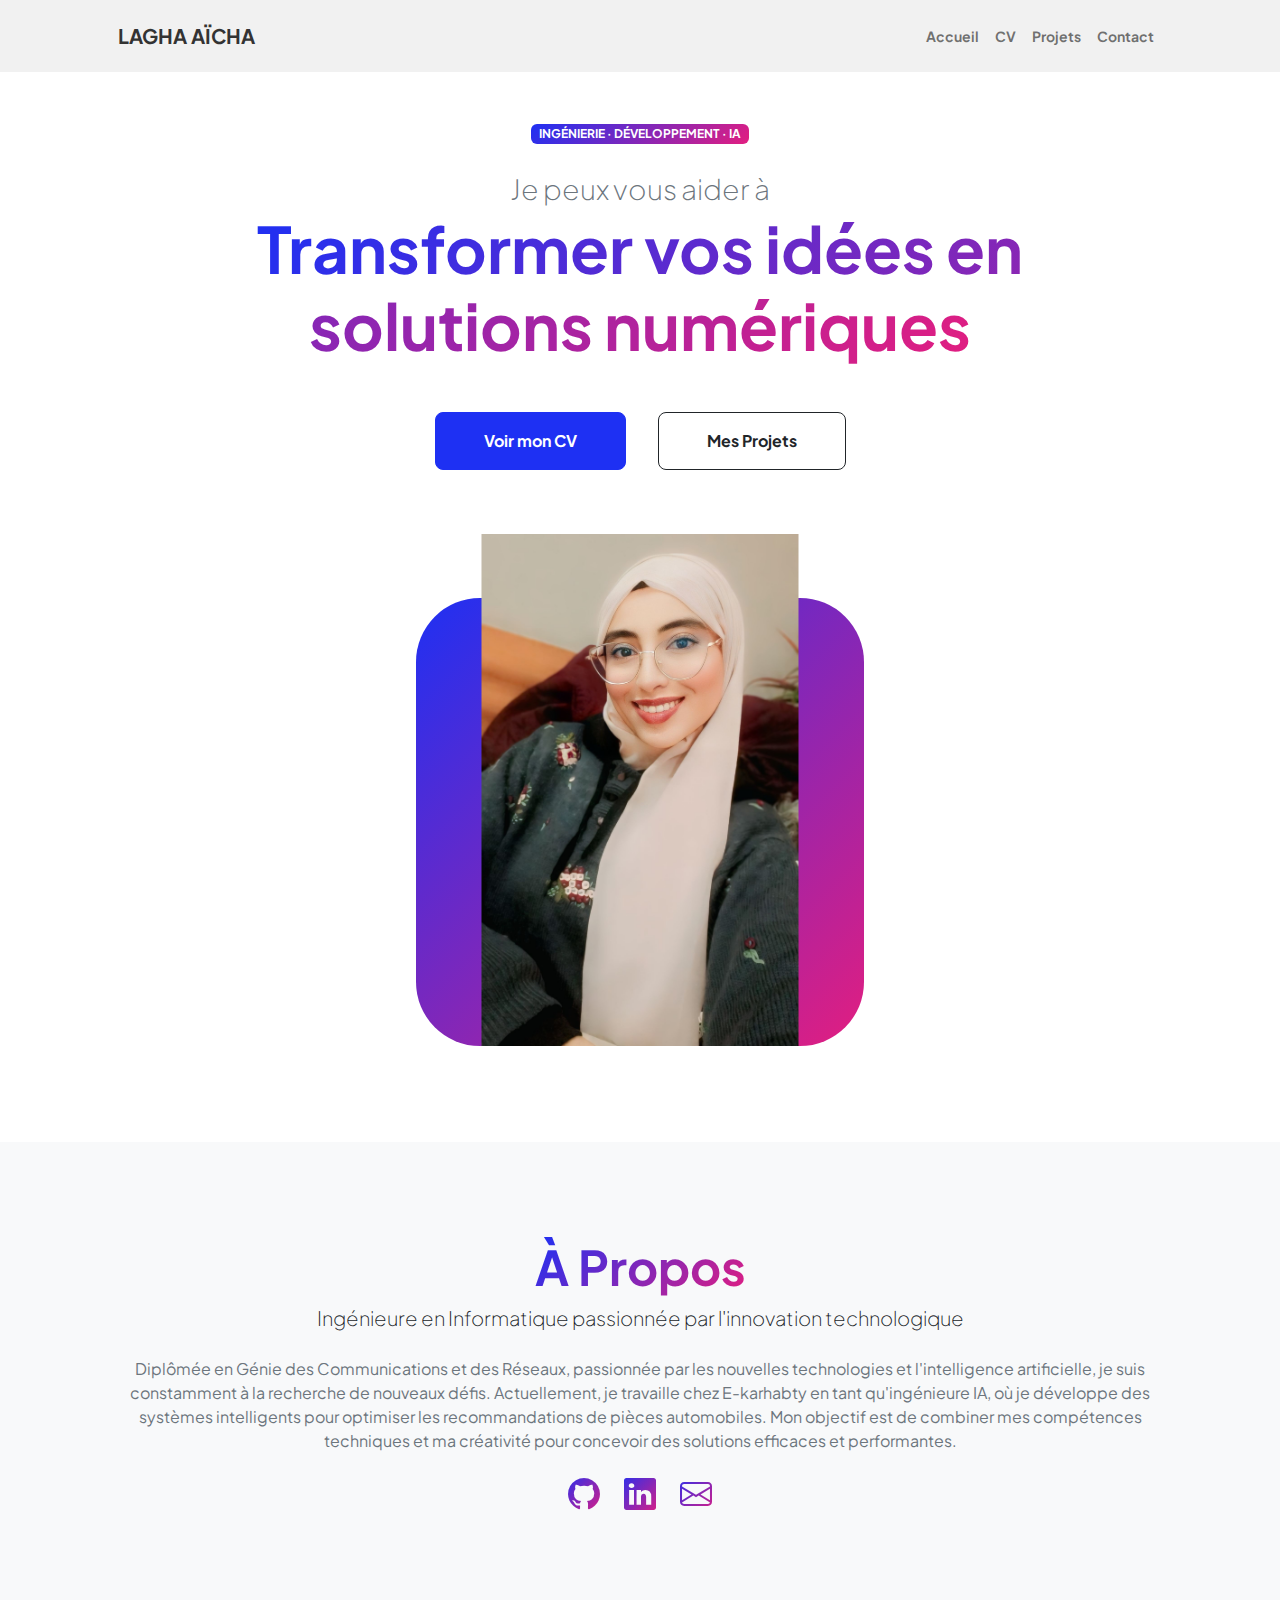
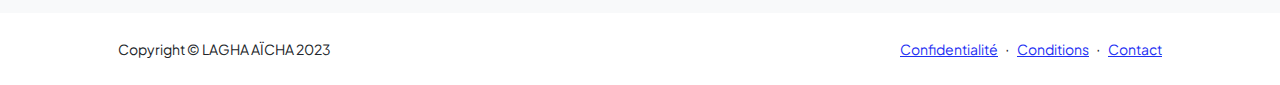
<file: index.html>
<!DOCTYPE html>
<html lang="fr">
    <head>
        <meta charset="utf-8" />
        <meta name="viewport" content="width=device-width, initial-scale=1, shrink-to-fit=no" />
        <meta name="description" content="Portfolio de LAGHA AÏCHA - Ingénieure en Informatique spécialisée en Développement et Intelligence Artificielle" />
        <meta name="author" content="LAGHA AÏCHA" />
        <title>LAGHA AÏCHA - Accueil</title>
        <!-- Favicon-->
        <link rel="icon" type="image/x-icon" href="assets/favicon.ico" />
        <!-- Custom Google font-->
        <link rel="preconnect" href="https://fonts.googleapis.com" />
        <link rel="preconnect" href="https://fonts.gstatic.com" crossorigin />
        <link href="https://fonts.googleapis.com/css2?family=Plus+Jakarta+Sans:wght@100;200;300;400;500;600;700;800;900&amp;display=swap" rel="stylesheet" />
        <!-- Bootstrap icons-->
        <link href="https://cdn.jsdelivr.net/npm/bootstrap-icons@1.8.1/font/bootstrap-icons.css" rel="stylesheet" />
        <!-- Core theme CSS (includes Bootstrap)-->
        <link href="css/styles.css" rel="stylesheet" />
        <!-- Custom CSS for transitions and effects -->
        <style>
            /* Transition pour le nom dans la navbar */
            .navbar-brand span {
                transition: transform 0.4s ease, color 0.4s ease;
            }
            .navbar-brand span:hover {
                transform: scale(1.1);
                color: #ff4500;
            }
            /* Transitions pour les éléments du header */
            .badge, .display-3, .fs-3, .lead, .text-muted {
                transition: opacity 0.3s ease, transform 0.3s ease;
            }
            .badge:hover, .display-3:hover, .fs-3:hover, .lead:hover, .text-muted:hover {
                transform: translateY(-5px);
                opacity: 0.9;
            }
            /* Transition sur l'image de profil */
            .profile img {
                transition: transform 0.3s ease;
            }
            .profile img:hover {
                transform: scale(1.05);
            }
            /* Transition pour les boutons */
            .btn {
                transition: background-color 0.3s ease, color 0.3s ease, transform 0.3s ease;
            }
            .btn:hover {
                transform: translateY(-3px);
            }
            /* Transition pour les liens des réseaux sociaux */
            .text-gradient {
                transition: color 0.3s ease;
            }
            .text-gradient:hover {
                color: #ff4500;
            }
            /* Transition pour la section À Propos */
            .text-center.my-5 {
                transition: transform 0.3s ease, opacity 0.3s ease;
            }
            .text-center.my-5:hover {
                transform: scale(1.02);
                opacity: 0.95;
            }
        </style>
    </head>
    <body class="d-flex flex-column h-100">
        <main class="flex-shrink-0">
            <!-- Navigation-->
            <!-- Utilisation d'un fond gris clair transparent pour la navbar -->
            <nav class="navbar navbar-expand-lg navbar-light py-3" style="background-color: rgba(240,240,240,0.9);">
                <div class="container px-5">
                    <!-- Ici, le nom est défini en gris foncé (#333) -->
                    <a class="navbar-brand" href="index.html"><span class="fw-bolder" style="color: #333;">LAGHA AÏCHA</span></a>
                    <button class="navbar-toggler" type="button" data-bs-toggle="collapse" data-bs-target="#navbarSupportedContent" 
                        aria-controls="navbarSupportedContent" aria-expanded="false" aria-label="Toggle navigation">
                        <span class="navbar-toggler-icon"></span>
                    </button>
                    <div class="collapse navbar-collapse" id="navbarSupportedContent">
                        <ul class="navbar-nav ms-auto mb-2 mb-lg-0 small fw-bolder">
                            <li class="nav-item"><a class="nav-link" href="index.html">Accueil</a></li>
                            <li class="nav-item"><a class="nav-link" href="resume.html">CV</a></li>
                            <li class="nav-item"><a class="nav-link" href="projects.html">Projets</a></li>
                            <li class="nav-item"><a class="nav-link" href="contact.html">Contact</a></li>
                        </ul>
                    </div>
                </div>
            </nav>
            <!-- Header-->
            <header class="py-5">
                <div class="container px-5 pb-5">
                    <div class="row gx-5 align-items-center">
                        <div class="col-xxl-5">
                            <!-- Header text content-->
                            <div class="text-center text-xxl-start">
                                <div class="badge bg-gradient-primary-to-secondary text-white mb-4">
                                    <div class="text-uppercase">Ingénierie &middot; Développement &middot; IA</div>
                                </div>
                                <div class="fs-3 fw-light text-muted">Je peux vous aider à</div>
                                <h1 class="display-3 fw-bolder mb-5">
                                    <span class="text-gradient d-inline">Transformer vos idées en solutions numériques</span>
                                </h1>
                                <div class="d-grid gap-3 d-sm-flex justify-content-sm-center justify-content-xxl-start mb-3">
                                    <a class="btn btn-primary btn-lg px-5 py-3 me-sm-3 fs-6 fw-bolder" href="resume.html">Voir mon CV</a>
                                    <a class="btn btn-outline-dark btn-lg px-5 py-3 fs-6 fw-bolder" href="projects.html">Mes Projets</a>
                                </div>
                            </div>
                        </div>
                        <div class="col-xxl-7">
                            <!-- Header profile picture-->
                            <div class="d-flex justify-content-center mt-5 mt-xxl-0">
                                <div class="profile bg-gradient-primary-to-secondary">
                                    <img class="profile-img" src="assets/profile1.jpg" alt="Photo de LAGHA AÏCHA" />
                                </div>
                            </div>
                        </div>
                    </div>
                </div>
            </header>
            <!-- About Section-->
            <section class="bg-light py-5">
                <div class="container px-5">
                    <div class="row gx-5 justify-content-center">
                        <div class="col-xxl-8">
                            <div class="text-center my-5">
                                <h2 class="display-5 fw-bolder">
                                    <span class="text-gradient d-inline">À Propos</span>
                                </h2>
                                <p class="lead fw-light mb-4">Ingénieure en Informatique passionnée par l'innovation technologique</p>
                                <p class="text-muted">
                                    Diplômée en Génie des Communications et des Réseaux, passionnée par les nouvelles technologies et l'intelligence artificielle, je suis constamment à la recherche de nouveaux défis. 
                                    Actuellement, je travaille chez E-karhabty en tant qu'ingénieure IA, où je développe des systèmes intelligents pour optimiser les recommandations de pièces automobiles.
                                    Mon objectif est de combiner mes compétences techniques et ma créativité pour concevoir des solutions efficaces et performantes.
                                </p>
                                <div class="d-flex justify-content-center fs-2 gap-4">
                                    <a class="text-gradient" href="https://github.com/AychaLagha" target="_blank"><i class="bi bi-github"></i></a>
                                    <a class="text-gradient" href="https://www.linkedin.com/in/aysha-lagha-4553a91bb/" target="_blank"><i class="bi bi-linkedin"></i></a>
                                    <a class="text-gradient" href="mailto:ayshalagha5@gmail.com"><i class="bi bi-envelope"></i></a>
                                </div>
                            </div>
                        </div>
                    </div>
                </div>
            </section>
        </main>
        <!-- Footer-->
        <footer class="bg-white py-4 mt-auto">
            <div class="container px-5">
                <div class="row align-items-center justify-content-between flex-column flex-sm-row">
                    <div class="col-auto">
                        <div class="small m-0">Copyright &copy; LAGHA AÏCHA 2023</div>
                    </div>
                    <div class="col-auto">
                        <a class="small" href="#!">Confidentialité</a>
                        <span class="mx-1">&middot;</span>
                        <a class="small" href="#!">Conditions</a>
                        <span class="mx-1">&middot;</span>
                        <a class="small" href="contact.html">Contact</a>
                    </div>
                </div>
            </div>
        </footer>
        <!-- Bootstrap core JS-->
        <script src="https://cdn.jsdelivr.net/npm/bootstrap@5.2.3/dist/js/bootstrap.bundle.min.js"></script>
        <!-- Core theme JS-->
        <script src="js/scripts.js"></script>
    </body>
</html>
</file>
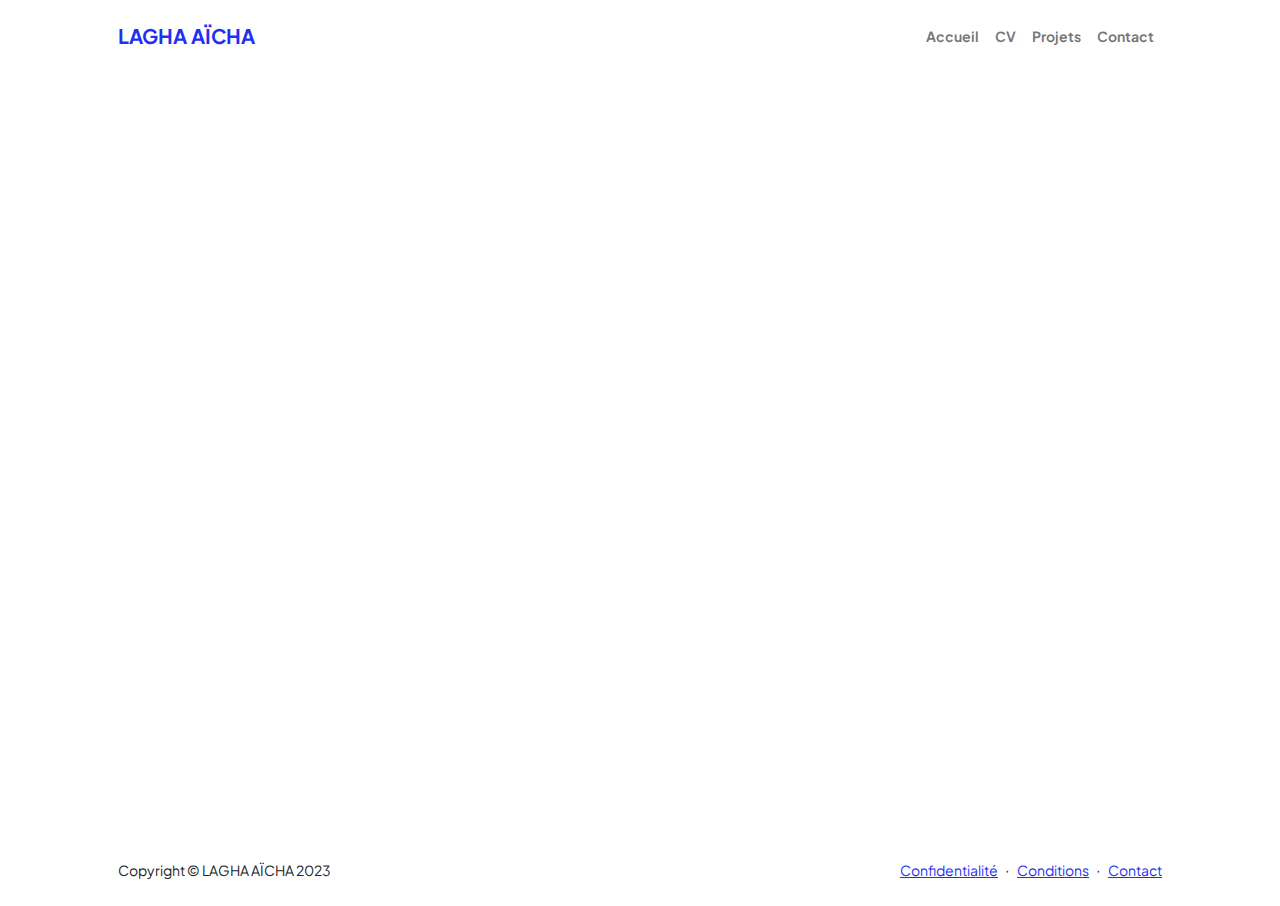
<file: contact.html>
<!DOCTYPE html>
<html lang="fr">
    <head>
        <meta charset="utf-8" />
        <meta name="viewport" content="width=device-width, initial-scale=1, shrink-to-fit=no" />
        <meta name="description" content="Page de contact de LAGHA AÏCHA - Ingénieure en Informatique" />
        <meta name="author" content="LAGHA AÏCHA" />
        <title>LAGHA AÏCHA - Contact</title>
        <!-- Favicon-->
        <link rel="icon" type="image/x-icon" href="assets/favicon.ico" />
        <!-- Custom Google font-->
        <link rel="preconnect" href="https://fonts.googleapis.com" />
        <link rel="preconnect" href="https://fonts.gstatic.com" crossorigin />
        <link href="https://fonts.googleapis.com/css2?family=Plus+Jakarta+Sans:wght@100;200;300;400;500;600;700;800;900&amp;display=swap" rel="stylesheet" />
        <!-- Bootstrap icons-->
        <link href="https://cdn.jsdelivr.net/npm/bootstrap-icons@1.8.1/font/bootstrap-icons.css" rel="stylesheet" />
        <!-- Core theme CSS (includes Bootstrap)-->
        <link href="css/styles.css" rel="stylesheet" />
        <!-- Add custom CSS for animations -->
        <style>
            /* Add Smooth Transitions */
            button, a {
                transition: background-color 0.3s ease, transform 0.3s ease;
            }

            /* Hover effect for buttons and links */
            button:hover, a:hover {
                background-color: #e3eaf1;
                transform: scale(1.05);
            }

            /* Fade-in effect */
            .fade-in {
                opacity: 0;
                animation: fadeIn 1s forwards;
            }

            @keyframes fadeIn {
                to {
                    opacity: 1;
                }
            }

            /* Hover effect on contact card */
            .card:hover {
                transform: translateY(-10px);
                box-shadow: 0 4px 20px rgba(0, 0, 0, 0.1);
                transition: transform 0.3s ease, box-shadow 0.3s ease;
            }

            /* Input and textarea focus effect */
            input:focus, textarea:focus {
                border-color: #abaeb1;
                box-shadow: 0 0 5px rgba(35, 108, 185, 0.5);
                transition: border-color 0.3s ease, box-shadow 0.3s ease;
            }

            /* Fade-in effect for page load */
            body {
                animation: fadeIn 1.5s ease-in-out;
            }

            /* Ensuring all sections fade in sequentially */
            .fade-in-up {
                opacity: 0;
                animation: fadeInUp 1s forwards;
            }

            @keyframes fadeInUp {
                to {
                    opacity: 1;
                    transform: translateY(0);
                }
            }
        </style>
    </head>
    <body class="d-flex flex-column">
        <main class="flex-shrink-0">
            <!-- Navigation-->
            <nav class="navbar navbar-expand-lg navbar-light bg-white py-3">
                <div class="container px-5">
                    <a class="navbar-brand" href="index.html"><span class="fw-bolder text-primary">LAGHA AÏCHA</span></a>
                    <button class="navbar-toggler" type="button" data-bs-toggle="collapse" data-bs-target="#navbarSupportedContent" 
                        aria-controls="navbarSupportedContent" aria-expanded="false" aria-label="Toggle navigation">
                        <span class="navbar-toggler-icon"></span>
                    </button>
                    <div class="collapse navbar-collapse" id="navbarSupportedContent">
                        <ul class="navbar-nav ms-auto mb-2 mb-lg-0 small fw-bolder">
                            <li class="nav-item"><a class="nav-link" href="index.html">Accueil</a></li>
                            <li class="nav-item"><a class="nav-link" href="resume.html">CV</a></li>
                            <li class="nav-item"><a class="nav-link" href="projects.html">Projets</a></li>
                            <li class="nav-item"><a class="nav-link" href="contact.html">Contact</a></li>
                        </ul>
                    </div>
                </div>
            </nav>
            <!-- Page content-->
            <section class="py-5">
                <div class="container px-5">
                    <!-- Contact form-->
                    <div class="bg-light rounded-4 py-5 px-4 px-md-5 fade-in-up">
                        <div class="text-center mb-5">
                            <div class="feature bg-primary bg-gradient-primary-to-secondary text-white rounded-3 mb-3">
                                <i class="bi bi-envelope"></i>
                            </div>
                            <h1 class="fw-bolder">Contactez-moi</h1>
                            <p class="lead fw-normal text-muted mb-0">Travaillons ensemble !</p>
                        </div>
                        <div class="row gx-5 justify-content-center">
                            <!-- Formulaire de contact -->
                            <div class="col-lg-8 col-xl-6 fade-in-up">
                                <form id="contactForm" action="https://formspree.io/f/mwplevzd" method="POST">
                                    <!-- Nom complet -->
                                    <div class="form-floating mb-3">
                                        <input class="form-control" id="name" type="text" name="name" placeholder="Votre nom" required>
                                        <label for="name">Nom complet</label>
                                    </div>
                                    <!-- Adresse email -->
                                    <div class="form-floating mb-3">
                                        <input class="form-control" id="email" type="email" name="_replyto" placeholder="name@example.com" required>
                                        <label for="email">Adresse email</label>
                                    </div>
                                    <!-- Message -->
                                    <div class="form-floating mb-3">
                                        <textarea class="form-control" id="message" name="message" style="height: 10rem" placeholder="Votre message" required></textarea>
                                        <label for="message">Message</label>
                                    </div>
                                    <!-- Bouton de soumission -->
                                    <div class="d-grid">
                                        <button class="btn btn-primary btn-lg" type="submit">Envoyer</button>
                                    </div>
                                </form>
                            </div>
                            
                            <!-- Coordonnées -->
                            <div class="col-lg-4 col-xl-4 mt-5 mt-lg-0 fade-in-up">
                                <div class="card border-0 shadow">
                                    <div class="card-body text-center">
                                        <h5 class="card-title mb-4">Coordonnées</h5>
                                        <ul class="list-unstyled">
                                            <li class="mb-3">
                                                <i class="bi bi-github me-2"></i>
                                                <a href="https://github.com/AychaLagha" target="_blank" class="text-decoration-none">GitHub</a>
                                            </li>
                                            <li class="mb-3">
                                                <i class="bi bi-envelope me-2"></i>
                                                <a href="mailto:ayshalagha5@gmail.com" class="text-decoration-none">ayshalagha5@gmail.com</a>
                                            </li>
                                            <li class="mb-3">
                                                <i class="bi bi-linkedin me-2"></i>
                                                <a href="https://www.linkedin.com/in/aysha-lagha-4553a91bb/" target="_blank" class="text-decoration-none">LinkedIn</a>
                                            </li>
                                        </ul>
                                    </div>
                                </div>
                            </div>
                        </div>
                    </div>
                </div>
            </section>
        </main>
        <!-- Footer-->
        <footer class="bg-white py-4 mt-auto">
            <div class="container px-5">
                <div class="row align-items-center justify-content-between flex-column flex-sm-row">
                    <div class="col-auto">
                        <div class="small m-0">Copyright &copy; LAGHA AÏCHA 2023</div>
                    </div>
                    <div class="col-auto">
                        <a class="small" href="#!">Confidentialité</a>
                        <span class="mx-1">&middot;</span>
                        <a class="small" href="#!">Conditions</a>
                        <span class="mx-1">&middot;</span>
                        <a class="small" href="#!">Contact</a>
                    </div>
                </div>
            </div>
        </footer>
        <!-- Bootstrap core JS-->
        <script src="https://cdn.jsdelivr.net/npm/bootstrap@5.2.3/dist/js/bootstrap.bundle.min.js"></script>
        <!-- Core theme JS-->
        <script src="js/scripts.js"></script>
        <!-- Gestion AJAX du formulaire -->
        <script>
            document.getElementById("contactForm").addEventListener("submit", function(e) {
                e.preventDefault(); // Empêche le rechargement de la page
                var formData = new FormData(this);

                fetch(this.action, {
                    method: "POST",
                    body: formData,
                    headers: { 'Accept': 'application/json' }
                }).then(response => {
                    if (response.ok) {
                        alert("Merci ! Votre message a été envoyé.");
                        this.reset();
                    } else {
                        response.json().then(data => {
                            if (data.errors) {
                                alert(data.errors.map(error => error.message).join(", "));
                            } else {
                                alert("Une erreur est survenue lors de l'envoi du formulaire.");
                            }
                        });
                    }
                }).catch(error => {
                    alert("Une erreur est survenue lors de l'envoi du formulaire.");
                });
            });
        </script>
    </body>
</html>
</file>
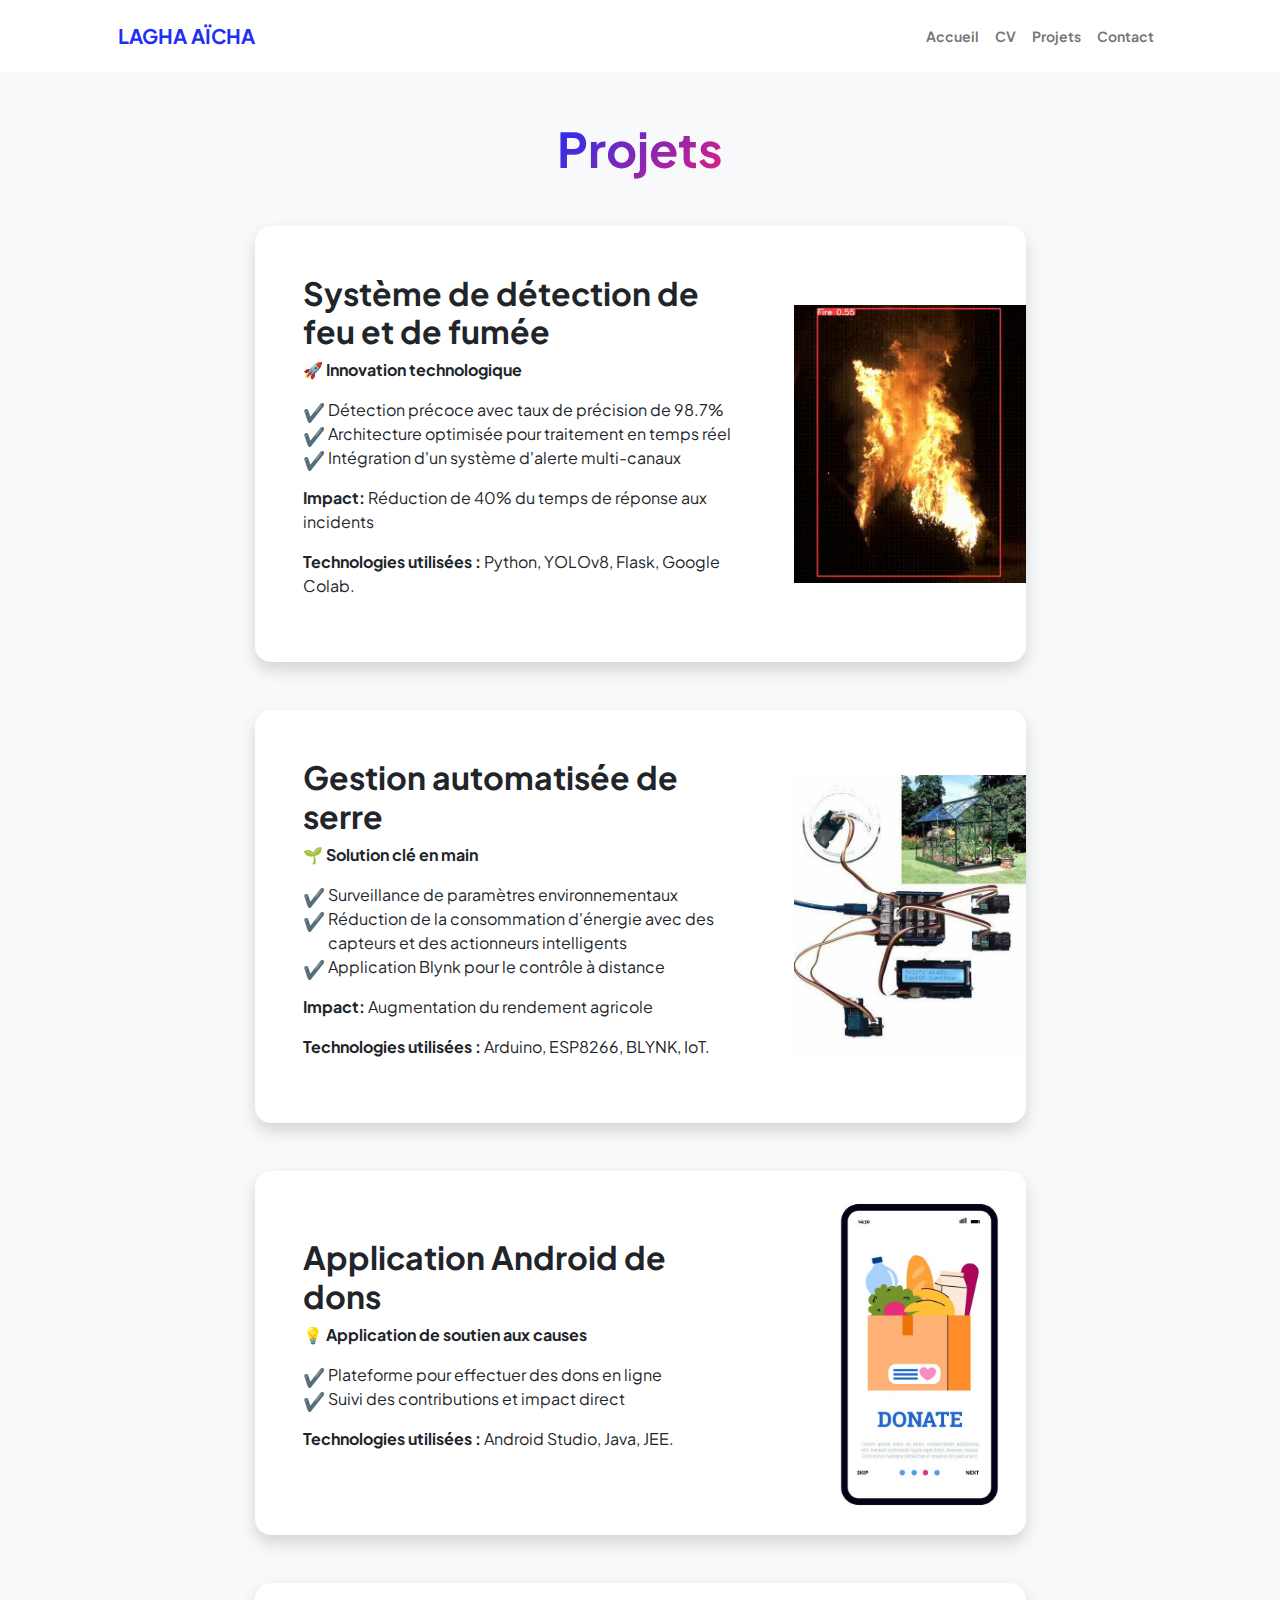
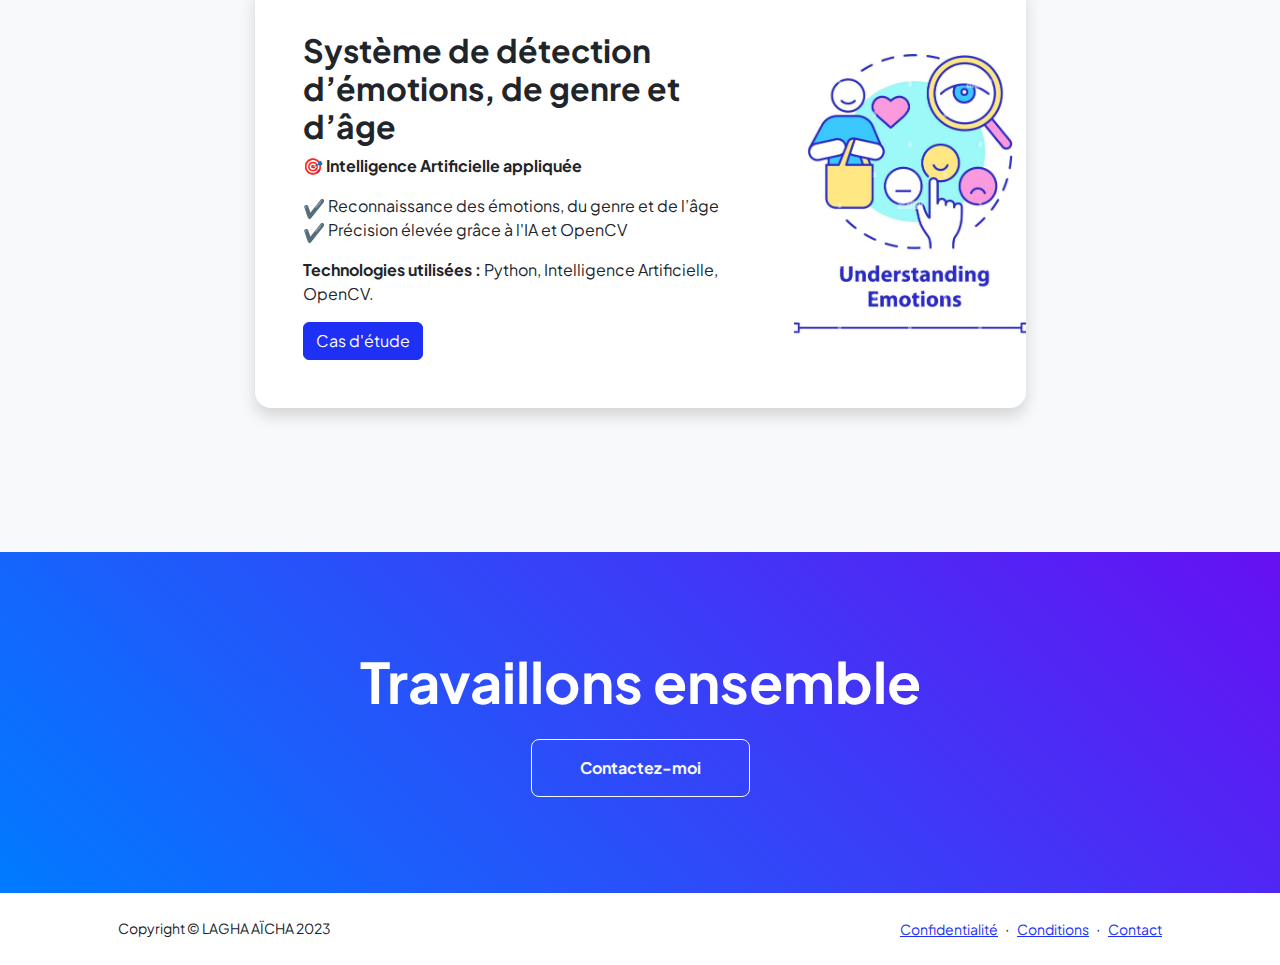
<file: projects.html>
<!DOCTYPE html>
<html lang="en">
    <head>
        <meta charset="utf-8" />
        <meta name="viewport" content="width=device-width, initial-scale=1, shrink-to-fit=no" />
        <meta name="description" content="" />
        <meta name="author" content="" />
        <title>LAGHA AÏCHA - Projets</title>
        <!-- Favicon-->
        <link rel="icon" type="image/x-icon" href="assets/favicon.ico" />
        <!-- Custom Google font-->
        <link rel="preconnect" href="https://fonts.googleapis.com" />
        <link rel="preconnect" href="https://fonts.gstatic.com" crossorigin />
        <link href="https://fonts.googleapis.com/css2?family=Plus+Jakarta+Sans:wght@100;200;300;400;500;600;700;800;900&amp;display=swap" rel="stylesheet" />
        <!-- Bootstrap icons-->
        <link href="https://cdn.jsdelivr.net/npm/bootstrap-icons@1.8.1/font/bootstrap-icons.css" rel="stylesheet" />
        <!-- Core theme CSS (includes Bootstrap)-->
        <link href="css/styles.css" rel="stylesheet" />
        <!-- Custom CSS for transitions -->
        <style>
            /* Transition sur les cartes de projet */
            .card {
                transition: transform 0.3s ease, box-shadow 0.3s ease;
            }
            .card:hover {
                transform: translateY(-5px);
                box-shadow: 0 10px 20px rgba(0, 0, 0, 0.2);
            }
            /* Zoom léger sur les images au survol */
            .card img {
                transition: transform 0.3s ease;
            }
            .card:hover img {
                transform: scale(1.05);
            }
            /* Transition pour les titres et textes mis en avant */
            h1.display-5, h2.fw-bolder {
                transition: letter-spacing 0.3s ease, color 0.3s ease;
            }
            h1.display-5:hover, h2.fw-bolder:hover {
                letter-spacing: 1px;
                color: #ff4500;
            }
            /* Transition sur le fond du call-to-action */
            .bg-gradient-primary-to-secondary {
                background: linear-gradient(45deg, #007bff, #6610f2);
                transition: background 0.5s ease;
            }
            .bg-gradient-primary-to-secondary:hover {
                background: linear-gradient(45deg, #6610f2, #007bff);
            }
            /* Remplacement des puces par des flèches */
            ul {
                list-style-type: none;
                padding-left: 0;
            }
            li {
                position: relative;
                padding-left: 25px;
            }
            li:before {
                content: "✔️"; /* Flèche */
                position: absolute;
                left: 0;
                top: 0;
                font-size: 18px;
                color: #007bff; /* Couleur de la flèche */
            }
        </style>
    </head>
    <body class="d-flex flex-column h-100 bg-light">
        <main class="flex-shrink-0">
            <!-- Navigation-->
            <nav class="navbar navbar-expand-lg navbar-light bg-white py-3">
                <div class="container px-5">
                    <a class="navbar-brand" href="index.html"><span class="fw-bolder text-primary">LAGHA AÏCHA</span></a>
                    <button class="navbar-toggler" type="button" data-bs-toggle="collapse" data-bs-target="#navbarSupportedContent" aria-controls="navbarSupportedContent" aria-expanded="false" aria-label="Toggle navigation">
                        <span class="navbar-toggler-icon"></span>
                    </button>
                    <div class="collapse navbar-collapse" id="navbarSupportedContent">
                        <ul class="navbar-nav ms-auto mb-2 mb-lg-0 small fw-bolder">
                         <a class="nav-link" href="index.html">Accueil</a>
                            <a class="nav-link" href="resume.html">CV</a>
                            <a class="nav-link" href="projects.html">Projets</a>
                            <a class="nav-link" href="contact.html">Contact</a>
                        </ul>
                    </div>
                </div>
            </nav>
            <!-- Projects Section-->
            <section class="py-5">
                <div class="container px-5 mb-5">
                    <div class="text-center mb-5">
                        <h1 class="display-5 fw-bolder mb-0"><span class="text-gradient d-inline">Projets</span></h1>
                    </div>
                    <div class="row gx-5 justify-content-center">
                        <div class="col-lg-11 col-xl-9 col-xxl-8">
                            <!-- Project Card 1 - Système de détection de feu et de fumée -->
                            <div class="card overflow-hidden shadow rounded-4 border-0 mb-5">
                                <div class="card-body p-0">
                                    <div class="d-flex align-items-center">
                                        <div class="p-5">
                                            <h2 class="fw-bolder">Système de détection de feu et de fumée</h2>
                                            <p><strong>🚀 Innovation technologique</strong></p>
                                            <ul>
                                                <li>Détection précoce avec taux de précision de 98.7%</li>
                                                <li>Architecture optimisée pour traitement en temps réel</li>
                                                <li>Intégration d'un système d'alerte multi-canaux</li>
                                            </ul>
                                            <p><strong>Impact:</strong> Réduction de 40% du temps de réponse aux incidents</p>
                                            <p><strong>Technologies utilisées :</strong> Python, YOLOv8, Flask, Google Colab.</p>
                                        </div>
                                        <img class="img-fluid" src="assets/firee.png" alt="Système de détection de feu et de fumée" />
                                    </div>
                                </div>
                            </div>
                            <!-- Project Card 2 - Serre intelligente IoT -->
                            <div class="card overflow-hidden shadow rounded-4 border-0 mb-5">
                                <div class="card-body p-0">
                                    <div class="d-flex align-items-center">
                                        <div class="p-5">
                                            <h2 class="fw-bolder">Gestion automatisée de serre</h2>
                                            <p><strong>🌱 Solution clé en main</strong></p>
                                            <ul>
                                                <li>Surveillance de paramètres environnementaux</li>
                                                <li>Réduction de la consommation d'énergie avec des capteurs et des actionneurs intelligents</li>
                                                <li>Application Blynk pour le contrôle à distance</li>
                                            </ul>
                                            <p><strong>Impact:</strong> Augmentation du rendement agricole</p>
                                            <p><strong>Technologies utilisées :</strong> Arduino, ESP8266, BLYNK, IoT.</p>
                                        </div>
                                        <img class="img-fluid" src="assets/serre.jpg" alt="Serre intelligente IoT" />
                                    </div>
                                </div>
                            </div>
                            <!-- Project Card 3 - Application Android de dons -->
                            <div class="card overflow-hidden shadow rounded-4 border-0 mb-5">
                                <div class="card-body p-0">
                                    <div class="d-flex align-items-center">
                                        <div class="p-5">
                                            <h2 class="fw-bolder">Application Android de dons</h2>
                                            <p><strong>💡 Application de soutien aux causes</strong></p>
                                            <ul>
                                                <li>Plateforme pour effectuer des dons en ligne</li>
                                                <li>Suivi des contributions et impact direct</li>
                                            </ul>
                                            <p><strong>Technologies utilisées :</strong> Android Studio, Java, JEE.</p>
                                        </div>
                                        <img class="img-fluid" src="assets/donate.jpg" alt="Application Android de dons" />
                                    </div>
                                </div>
                            </div>
                            <!-- Project Card 4 - Système de détection d’émotions, de genre et d’âge -->
                            <div class="card overflow-hidden shadow rounded-4 border-0 mb-5">
                                <div class="card-body p-0">
                                    <div class="d-flex align-items-center">
                                        <div class="p-5">
                                            <h2 class="fw-bolder">Système de détection d’émotions, de genre et d’âge</h2>
                                            <p><strong>🎯 Intelligence Artificielle appliquée</strong></p>
                                            <ul>
                                                <li>Reconnaissance des émotions, du genre et de l’âge</li>
                                                <li>Précision élevée grâce à l'IA et OpenCV</li>
                                            </ul>   
                                            <p><strong>Technologies utilisées :</strong> Python, Intelligence Artificielle, OpenCV.</p>
                                            <a href="#" class="btn btn-primary">Cas d'étude</a>
                                        </div>
                                        <img class="img-fluid" src="assets/emotion1.jpg" alt="Système de détection d’émotions, de genre et d’âge" />
                                    </div>
                                </div>
                            </div>
                        </div>
                    </div>
                </div>
            </section>
            <!-- Call to action section-->
            <section class="py-5 bg-gradient-primary-to-secondary text-white">
                <div class="container px-5 my-5">
                    <div class="text-center">
                        <h2 class="display-4 fw-bolder mb-4">Travaillons ensemble</h2>
                        <a class="btn btn-outline-light btn-lg px-5 py-3 fs-6 fw-bolder" href="contact.html">Contactez-moi</a>
                    </div>
                </div>
            </section>
        </main>
        <!-- Footer-->
        <footer class="bg-white py-4 mt-auto">
            <div class="container px-5">
                <div class="row align-items-center justify-content-between flex-column flex-sm-row">
                    <div class="col-auto"><div class="small m-0">Copyright &copy; LAGHA AÏCHA 2023</div></div>
                    <div class="col-auto">
                        <a class="small" href="#!">Confidentialité</a>
                        <span class="mx-1">&middot;</span>
                        <a class="small" href="#!">Conditions</a>
                        <span class="mx-1">&middot;</span>
                        <a class="small" href="#!">Contact</a>
                    </div>
                </div>
            </div>
        </footer>
        <!-- Bootstrap core JS-->
        <script src="https://cdn.jsdelivr.net/npm/bootstrap@5.2.3/dist/js/bootstrap.bundle.min.js"></script>
        <!-- Core theme JS-->
        <script src="js/scripts.js"></script>
    </body>
</html>
</file>
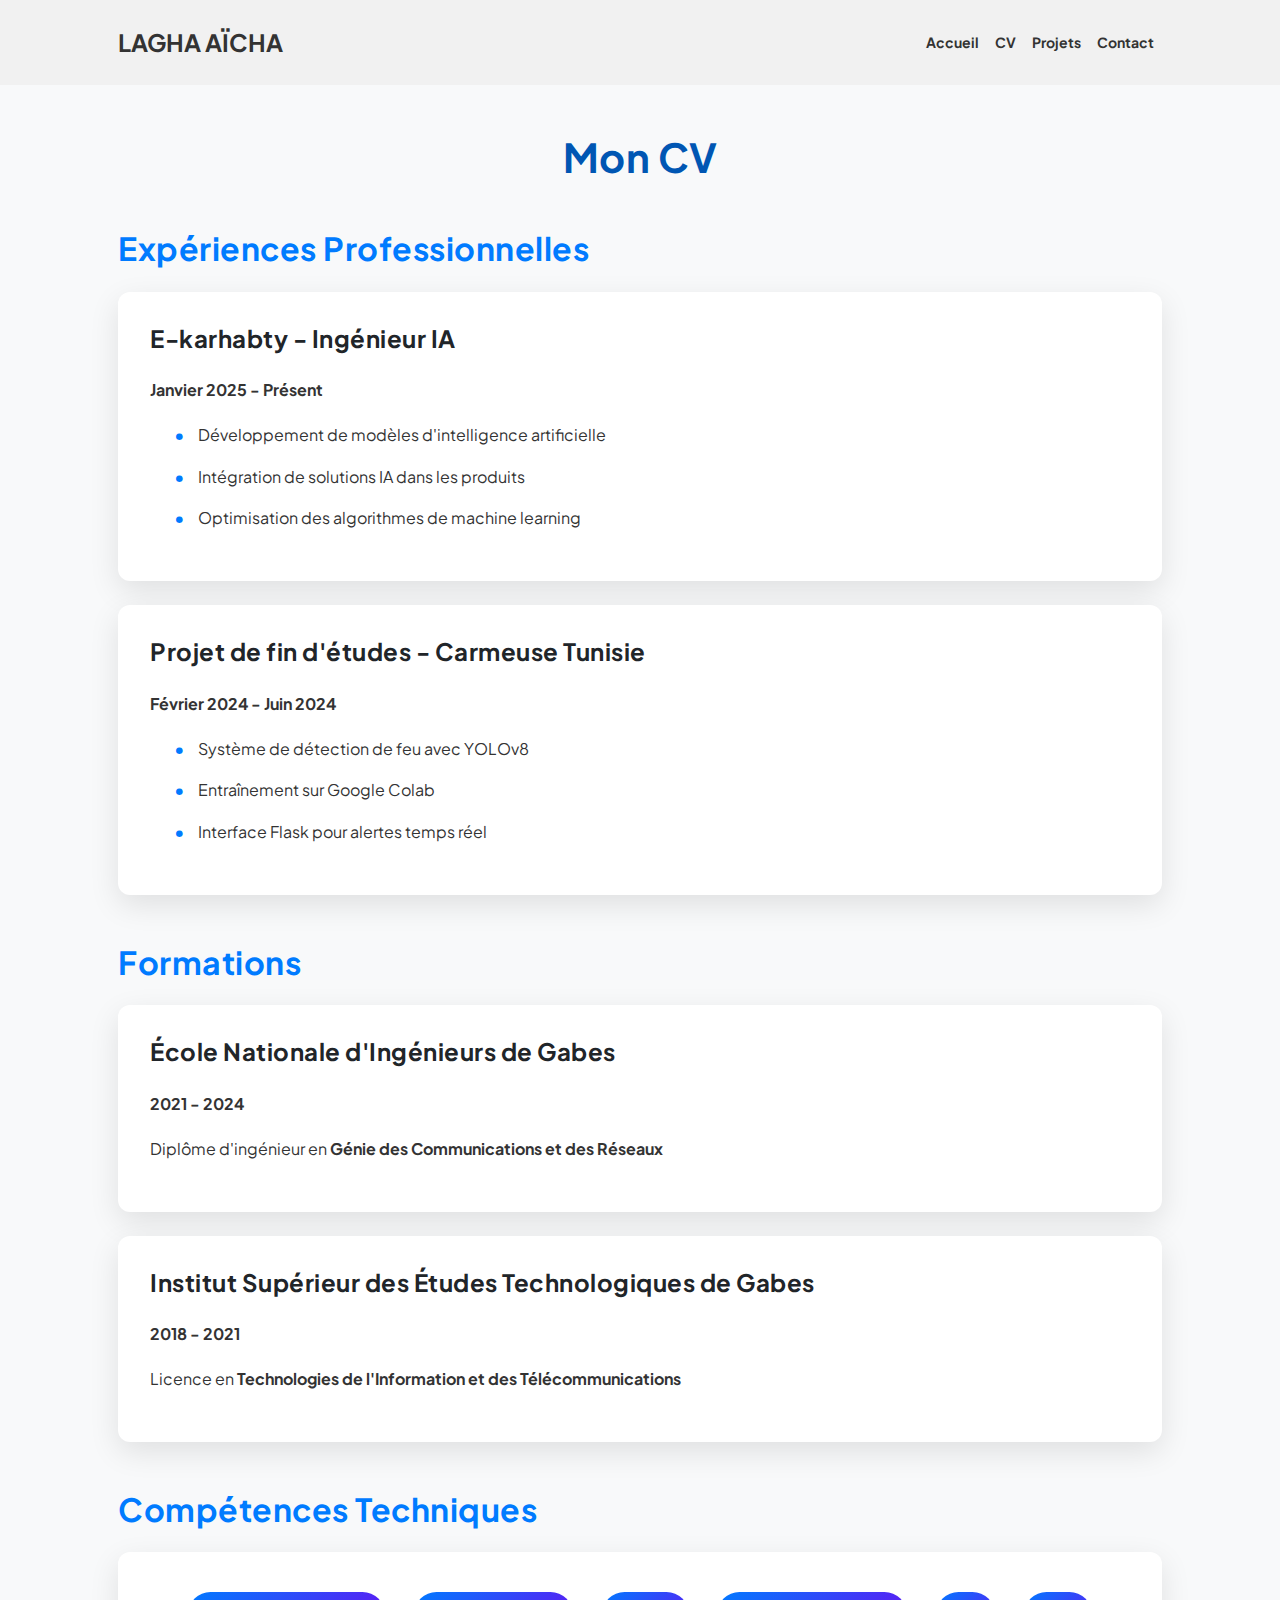
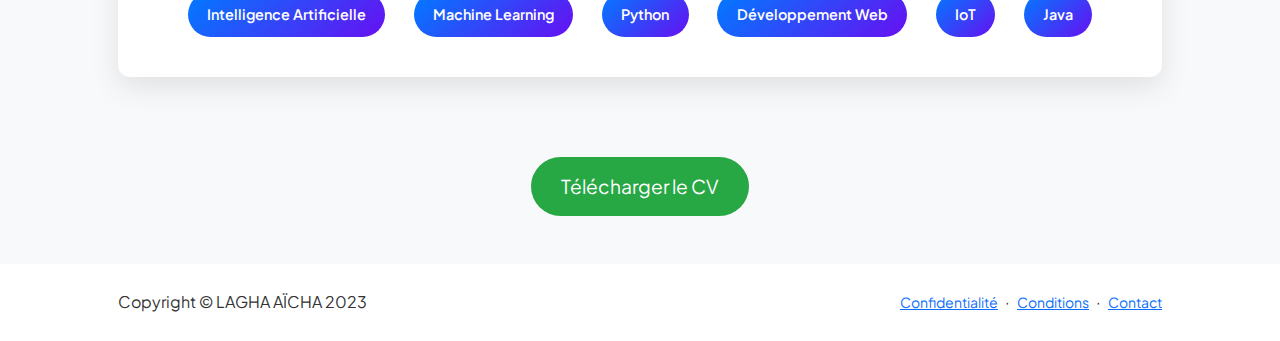
<file: resume.html>
<!DOCTYPE html>
<html lang="fr">
    <head>
        <meta charset="utf-8" />
        <meta name="viewport" content="width=device-width, initial-scale=1, shrink-to-fit=no" />
        <meta name="description" content="CV de LAGHA AÏCHA - Ingénieure en Génie des Communications et des Réseaux" />
        <meta name="author" content="LAGHA AÏCHA" />
        <title>LAGHA AÏCHA - CV</title>
        <!-- Favicon -->
        <link rel="icon" type="image/x-icon" href="assets/favicon.ico" />
        <!-- Google Font -->
        <link href="https://fonts.googleapis.com/css2?family=Plus+Jakarta+Sans:wght@300;400;600;700&display=swap" rel="stylesheet" />
        <!-- Bootstrap icons -->
        <link href="https://cdn.jsdelivr.net/npm/bootstrap-icons@1.8.1/font/bootstrap-icons.css" rel="stylesheet" />
        <!-- Bootstrap CSS -->
        <link href="https://cdn.jsdelivr.net/npm/bootstrap@5.2.3/dist/css/bootstrap.min.css" rel="stylesheet" />
        <!-- Custom CSS -->
        <style>
            body {
                font-family: 'Plus Jakarta Sans', sans-serif;
                line-height: 1.8;
                color: #333;
            }
            h1, h2, h3 {
                font-weight: 700;
                letter-spacing: 0.5px;
                margin-bottom: 1.5rem;
            }
            h1 {
                font-size: 2.5rem;
                color: #0056b3;
            }
            h2 {
                font-size: 2rem;
                color: #007bff;
            }
            h3 {
                font-size: 1.5rem;
            }
            .navbar {
                background-color: rgba(240,240,240,0.9);
            }
            .navbar-brand {
                font-weight: 700;
                font-size: 1.5rem;
                color: #333;
                transition: color 0.3s ease;
            }
            .navbar-brand:hover {
                color: #ff4500;
            }
            .nav-link {
                color: #333;
                transition: color 0.3s ease;
            }
            .nav-link:hover {
                color: #007bff;
            }
            .card {
                border: none;
                border-radius: 12px;
                box-shadow: 0 10px 30px rgba(0, 0, 0, 0.1);
                transition: transform 0.3s ease;
            }
            .card:hover {
                transform: translateY(-10px);
            }
            .card-body {
                padding: 2rem;
            }
            .card-body p, .card-body ul {
                font-size: 1rem;
                color: #333;
                font-weight: 400;
            }
            .card-body ul {
                padding-left: 1.5rem;
                list-style: none;
            }
            .card-body ul li {
                position: relative;
                padding-left: 1.5rem;
                margin-bottom: 0.8rem;
            }
            .card-body ul li::before {
                content: "•";
                color: #007bff;
                font-weight: bold;
                position: absolute;
                left: 0;
                top: 0;
            }
            .skills-bubble {
                display: inline-block;
                background: linear-gradient(135deg, #007bff, #6610f2);
                color: #fff;
                padding: 0.6rem 1.2rem;
                border-radius: 25px;
                font-size: 0.9rem;
                font-weight: 600;
                margin: 0.5rem;
                transition: all 0.3s ease;
            }
            .skills-bubble:hover {
                transform: translateY(-5px);
                box-shadow: 0 10px 15px rgba(0, 0, 0, 0.2);
            }
            /* Correction alignement compétences */
            .skills-section .card-body {
                display: flex !important;
                justify-content: center !important;
                flex-wrap: wrap !important;
                gap: 0.8rem;
            }

            /* Style du bouton de téléchargement */
            .download-btn {
                display: inline-block;
                background-color: #28a745;
                color: white;
                font-size: 1.2rem;
                padding: 12px 30px;
                border-radius: 50px;
                text-decoration: none;
                text-align: center;
                margin-top: 2rem;
                transition: background-color 0.3s ease;
            }
            .download-btn:hover {
                background-color: #218838;
            }
        </style>
    </head>
    <body class="d-flex flex-column h-100 bg-light">
        <main class="flex-shrink-0">
            <!-- Navigation -->
            <nav class="navbar navbar-expand-lg navbar-light py-3">
                <div class="container px-5">
                    <a class="navbar-brand" href="index.html">LAGHA AÏCHA</a>
                    <button class="navbar-toggler" type="button" data-bs-toggle="collapse" data-bs-target="#navbarSupportedContent">
                        <span class="navbar-toggler-icon"></span>
                    </button>
                    <div class="collapse navbar-collapse" id="navbarSupportedContent">
                        <ul class="navbar-nav ms-auto mb-2 mb-lg-0 small fw-bolder">
                            <li class="nav-item"><a class="nav-link" href="index.html">Accueil</a></li>
                            <li class="nav-item"><a class="nav-link" href="resume.html">CV</a></li>
                            <li class="nav-item"><a class="nav-link" href="projects.html">Projets</a></li>
                            <li class="nav-item"><a class="nav-link" href="contact.html">Contact</a></li>
                        </ul>
                    </div>
                </div>
            </nav>

            <!-- Contenu principal -->
            <div class="container px-5 my-5">
                <div class="text-center mb-5">
                    <h1>Mon CV</h1>
                </div>

                <!-- Expérience -->
                <section class="mb-5">
                    <h2>Expériences Professionnelles</h2>
                    <div class="card mb-4">
                        <div class="card-body">
                            <h3>E-karhabty - Ingénieur IA</h3>
                            <p><strong>Janvier 2025 - Présent</strong></p>
                            <ul>
                                <li>Développement de modèles d'intelligence artificielle</li>
                                <li>Intégration de solutions IA dans les produits</li>
                                <li>Optimisation des algorithmes de machine learning</li>
                            </ul>
                        </div>
                    </div>
                    <div class="card mb-4">
                        <div class="card-body">
                            <h3>Projet de fin d'études - Carmeuse Tunisie</h3>
                            <p><strong>Février 2024 - Juin 2024</strong></p>
                            <ul>
                                <li>Système de détection de feu avec YOLOv8</li>
                                <li>Entraînement sur Google Colab</li>
                                <li>Interface Flask pour alertes temps réel</li>
                            </ul>
                        </div>
                    </div>
                </section>

                <!-- Formations -->
                <section class="mb-5">
                    <h2>Formations</h2>
                    <div class="card mb-4">
                        <div class="card-body">
                            <h3>École Nationale d'Ingénieurs de Gabes</h3>
                            <p><strong>2021 - 2024</strong></p>
                            <p>Diplôme d'ingénieur en <strong>Génie des Communications et des Réseaux</strong></p>
                        </div>
                    </div>
                    <div class="card mb-4">
                        <div class="card-body">
                            <h3>Institut Supérieur des Études Technologiques de Gabes</h3>
                            <p><strong>2018 - 2021</strong></p>
                            <p>Licence en <strong>Technologies de l'Information et des Télécommunications</strong></p>
                        </div>
                    </div>
                </section>

                <!-- Compétences Techniques -->
                <section class="mb-5">
                    <h2>Compétences Techniques</h2>
                    <div class="card mb-4 skills-section">
                        <div class="card-body">
                            <span class="skills-bubble">Intelligence Artificielle</span>
                            <span class="skills-bubble">Machine Learning</span>
                            <span class="skills-bubble">Python</span>
                            <span class="skills-bubble">Développement Web</span>
                            <span class="skills-bubble">IoT</span>
                            <span class="skills-bubble">Java</span>
                        </div>
                    </div>
                </section>

                <!-- Bouton de téléchargement -->
                <div class="text-center">
                    <a href="assets/Lagha-Aicha_(2)-1.pdf" class="download-btn" download="CV_Lagha_Aicha.pdf">
                        Télécharger le CV
                    </a>
                </div>
            </div>
        </main>

        <!-- Footer -->
        <footer class="bg-white py-4 mt-auto">
            <div class="container px-5">
                <div class="row justify-content-between">
                    <div class="col-auto">Copyright &copy; LAGHA AÏCHA 2023</div>
                    <div class="col-auto">
                        <a class="small" href="#">Confidentialité</a>
                        <span class="mx-1">·</span>
                        <a class="small" href="#">Conditions</a>
                        <span class="mx-1">·</span>
                        <a class="small" href="contact.html">Contact</a>
                    </div>
                </div>
            </div>
        </footer>

        <!-- Bootstrap JS -->
        <script src="https://cdn.jsdelivr.net/npm/bootstrap@5.2.3/dist/js/bootstrap.bundle.min.js"></script>
    </body>
</html>
</file>
